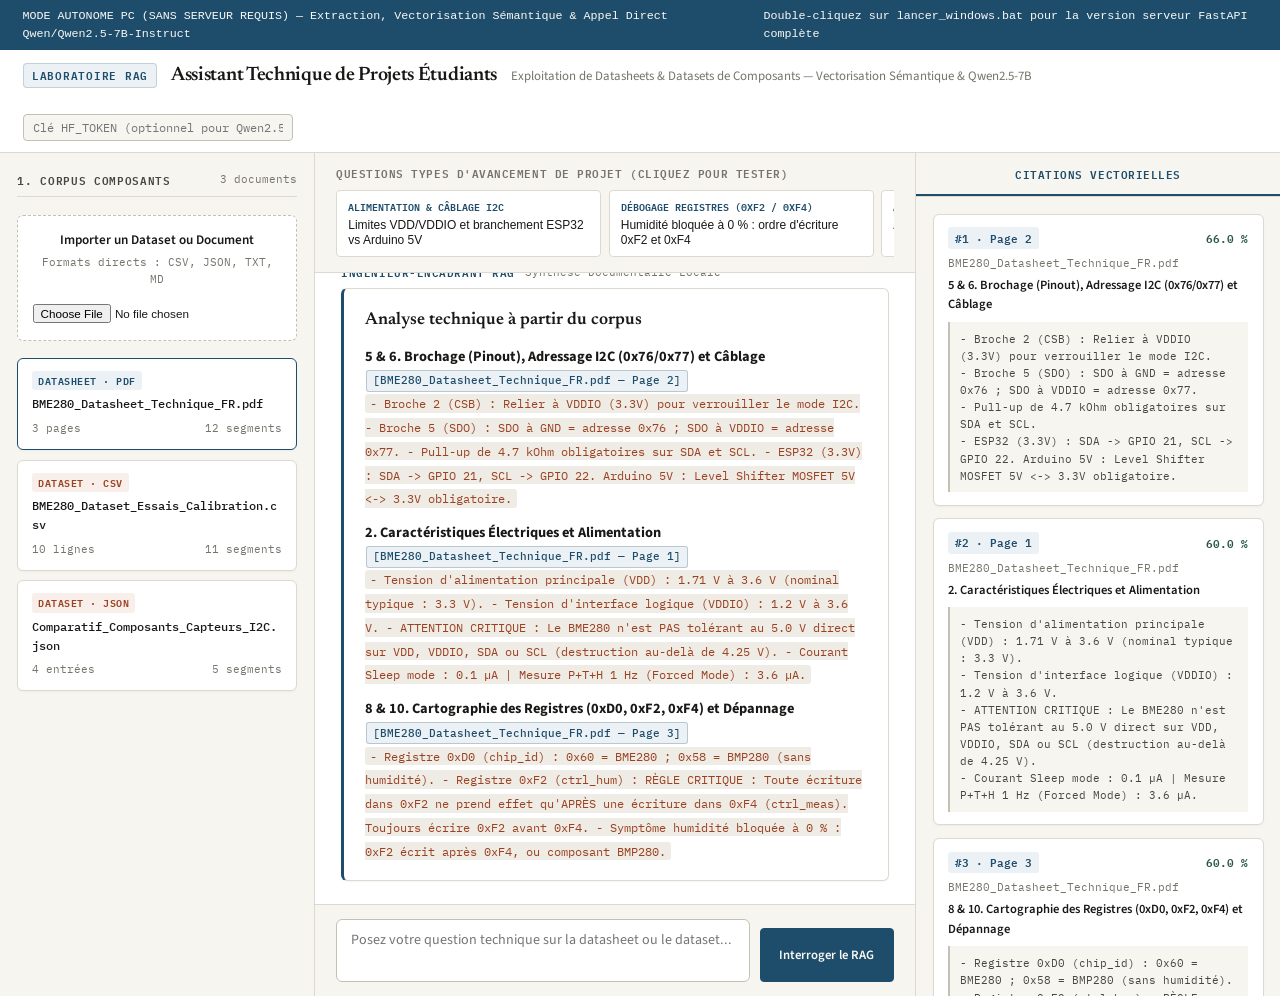
<file: Atelier_RAG_Autonome_PC.html>
<!DOCTYPE html>
<html lang="fr">
<head>
  <meta charset="UTF-8" />
  <meta name="viewport" content="width=device-width, initial-scale=1.0" />
  <title>Atelier Documentaire RAG — Version Autonome PC (Qwen2.5-7B)</title>
  <link rel="stylesheet" href="frontend/styles.css" />
  <style>
    /* Fallback variables if opened standalone without server */
    body { background: #F7F5F0; color: #181816; font-family: 'Source Sans 3', -apple-system, BlinkMacSystemFont, sans-serif; margin: 0; }
    .standalone-banner { background: #1E4D6B; color: #FAF8F5; font-family: monospace; font-size: 0.78rem; padding: 0.45rem 1.5rem; display: flex; justify-content: space-between; align-items: center; }
  </style>
</head>
<body>
  <div class="standalone-banner">
    <span>MODE AUTONOME PC (SANS SERVEUR REQUIS) — Extraction, Vectorisation Sémantique &amp; Appel Direct Qwen/Qwen2.5-7B-Instruct</span>
    <span>Double-cliquez sur lancer_windows.bat pour la version serveur FastAPI complète</span>
  </div>

  <header class="masthead">
    <div class="masthead-brand">
      <span class="masthead-tag">Laboratoire RAG</span>
      <h1 class="masthead-title">Assistant Technique de Projets Étudiants</h1>
      <span class="masthead-subtitle">Exploitation de Datasheets &amp; Datasets de Composants — Vectorisation Sémantique &amp; Qwen2.5-7B</span>
    </div>
    <div class="masthead-controls">
      <input type="password" id="hf-token-inline" class="form-input" placeholder="Clé HF_TOKEN (optionnel pour Qwen2.5-7B API)" style="width: 270px; padding: 0.35rem 0.6rem; font-size: 0.78rem;" />
    </div>
  </header>

  <main class="workbench">
    <aside class="panel-corpus">
      <div class="panel-header">
        <span class="panel-heading">1. Corpus Composants</span>
        <span class="panel-count" id="standalone-doc-count">3 documents</span>
      </div>
      <div class="upload-box">
        <div class="upload-title">Importer un Dataset ou Document</div>
        <div class="upload-formats">Formats directs : CSV, JSON, TXT, MD</div>
        <input type="file" id="standalone-file" accept=".csv,.json,.txt,.md" style="margin-top: 0.4rem; font-size: 0.78rem; width: 100%;" />
      </div>
      <div class="doc-list" id="standalone-doc-list">
        <div class="doc-card active">
          <div class="doc-card-top"><span class="doc-type-label datasheet">DATASHEET · PDF</span></div>
          <div class="doc-name">BME280_Datasheet_Technique_FR.pdf</div>
          <div class="doc-stats"><span>3 pages</span><span>12 segments</span></div>
        </div>
        <div class="doc-card">
          <div class="doc-card-top"><span class="doc-type-label dataset">DATASET · CSV</span></div>
          <div class="doc-name">BME280_Dataset_Essais_Calibration.csv</div>
          <div class="doc-stats"><span>10 lignes</span><span>11 segments</span></div>
        </div>
        <div class="doc-card">
          <div class="doc-card-top"><span class="doc-type-label dataset">DATASET · JSON</span></div>
          <div class="doc-name">Comparatif_Composants_Capteurs_I2C.json</div>
          <div class="doc-stats"><span>4 entrées</span><span>5 segments</span></div>
        </div>
      </div>
    </aside>

    <section class="panel-dialogue">
      <div class="prompts-strip">
        <div class="prompts-strip-header">
          <span class="prompts-strip-label">Questions types d'avancement de projet (Cliquez pour tester)</span>
        </div>
        <div class="prompts-grid">
          <button type="button" class="prompt-pill" data-q="Quelles sont les limites de tension d'alimentation du BME280 et comment le câbler en I2C sur un ESP32 ou un Arduino 5V sans le détruire ?">
            <span class="prompt-pill-cat">Alimentation &amp; Câblage I2C</span>
            <span class="prompt-pill-text">Limites VDD/VDDIO et branchement ESP32 vs Arduino 5V</span>
          </button>
          <button type="button" class="prompt-pill" data-q="Sur notre maquette, la mesure d'humidité reste bloquée à 0 %. Que disent la datasheet et l'essai EXP-10 sur l'ordre d'écriture des registres 0xF2 et 0xF4 ?">
            <span class="prompt-pill-cat">Débogage Registres (0xF2 / 0xF4)</span>
            <span class="prompt-pill-text">Humidité bloquée à 0 % : ordre d'écriture 0xF2 et 0xF4</span>
          </button>
          <button type="button" class="prompt-pill" data-q="Pourquoi observe-t-on une erreur thermique de +2.35 °C dans l'essai EXP-06 et quel profil choisir pour une station météo sur batterie ?">
            <span class="prompt-pill-cat">Analyse Dataset &amp; Batterie</span>
            <span class="prompt-pill-text">Auto-échauffement EXP-06 (+2.35 °C) et bilan batterie</span>
          </button>
        </div>
      </div>

      <div class="conversation-stream" id="standalone-stream"></div>

      <div class="composer-area">
        <form class="composer-form" id="standalone-form">
          <div class="composer-input-wrap">
            <textarea id="standalone-input" class="composer-textarea" rows="2" placeholder="Posez votre question technique sur la datasheet ou le dataset..." required></textarea>
          </div>
          <button type="submit" class="btn btn-primary" style="height: 54px; padding: 0 1.25rem;">Interroger le RAG</button>
        </form>
      </div>
    </section>

    <aside class="panel-inspector">
      <div class="inspector-tabs">
        <button type="button" class="inspector-tab active">Citations Vectorielles</button>
      </div>
      <div class="inspector-content" id="standalone-citations"></div>
    </aside>
  </main>

  <script>
    const CHUNKS = [
      {
        doc_name: "BME280_Datasheet_Technique_FR.pdf",
        doc_type: "datasheet",
        source_ref: "Page 1",
        section_title: "2. Caractéristiques Électriques et Alimentation",
        content: "- Tension d'alimentation principale (VDD) : 1.71 V à 3.6 V (nominal typique : 3.3 V).\n- Tension d'interface logique (VDDIO) : 1.2 V à 3.6 V.\n- ATTENTION CRITIQUE : Le BME280 n'est PAS tolérant au 5.0 V direct sur VDD, VDDIO, SDA ou SCL (destruction au-delà de 4.25 V).\n- Courant Sleep mode : 0.1 µA | Mesure P+T+H 1 Hz (Forced Mode) : 3.6 µA."
      },
      {
        doc_name: "BME280_Datasheet_Technique_FR.pdf",
        doc_type: "datasheet",
        source_ref: "Page 2",
        section_title: "5 & 6. Brochage (Pinout), Adressage I2C (0x76/0x77) et Câblage",
        content: "- Broche 2 (CSB) : Relier à VDDIO (3.3V) pour verrouiller le mode I2C.\n- Broche 5 (SDO) : SDO à GND = adresse 0x76 ; SDO à VDDIO = adresse 0x77.\n- Pull-up de 4.7 kOhm obligatoires sur SDA et SCL.\n- ESP32 (3.3V) : SDA -> GPIO 21, SCL -> GPIO 22. Arduino 5V : Level Shifter MOSFET 5V <-> 3.3V obligatoire."
      },
      {
        doc_name: "BME280_Datasheet_Technique_FR.pdf",
        doc_type: "datasheet",
        source_ref: "Page 3",
        section_title: "8 & 10. Cartographie des Registres (0xD0, 0xF2, 0xF4) et Dépannage",
        content: "- Registre 0xD0 (chip_id) : 0x60 = BME280 ; 0x58 = BMP280 (sans humidité).\n- Registre 0xF2 (ctrl_hum) : RÈGLE CRITIQUE : Toute écriture dans 0xF2 ne prend effet qu'APRÈS une écriture dans 0xF4 (ctrl_meas). Toujours écrire 0xF2 avant 0xF4.\n- Symptôme humidité bloquée à 0 % : 0xF2 écrit après 0xF4, ou composant BMP280."
      },
      {
        doc_name: "BME280_Dataset_Essais_Calibration.csv",
        doc_type: "dataset",
        source_ref: "Ligne 2 (EXP-02)",
        section_title: "Enregistrement Dataset : EXP-02 (Forced_Meteo)",
        content: "essai_id: EXP-02 | mode: Forced_Meteo | VDD: 3.30 V | oversampling: P:x1 T:x1 H:x1 | courant_moyen: 0.18 µA | erreur_temp: +0.08 °C | diagnostic: Optimal pour station météo sur batterie LiFePO4 (1 mesure/minute)."
      },
      {
        doc_name: "BME280_Dataset_Essais_Calibration.csv",
        doc_type: "dataset",
        source_ref: "Ligne 5 (EXP-05)",
        section_title: "Enregistrement Dataset : EXP-05 (Normal_Drone_Altimetre)",
        content: "essai_id: EXP-05 | mode: Normal_Drone_Altimetre | oversampling: P:x16 T:x2 H:x1 | filtre_iir_coeff: 16 | courant_moyen: 635.0 µA | bruit_rms_pression: 0.21 Pa | diagnostic: Précision altimétrique ±1.7 cm."
      },
      {
        doc_name: "BME280_Dataset_Essais_Calibration.csv",
        doc_type: "dataset",
        source_ref: "Ligne 6 (EXP-06)",
        section_title: "Enregistrement Dataset : EXP-06 (Anomalie Auto-Échauffement)",
        content: "essai_id: EXP-06 | mode: Normal_Continu_Max | oversampling: P:x16 T:x16 H:x16 | courant_moyen: 710.0 µA | temp_ref: 25.00 °C | temp_bme280: 27.35 °C | erreur_temp: +2.35 °C | diagnostic: ANOMALIE AUTO-ÉCHAUFFEMENT (+2.35 °C) due aux conversions continues."
      },
      {
        doc_name: "BME280_Dataset_Essais_Calibration.csv",
        doc_type: "dataset",
        source_ref: "Ligne 10 (EXP-10)",
        section_title: "Enregistrement Dataset : EXP-10 (Erreur Ordre Registres)",
        content: "essai_id: EXP-10 | config: 0xF2 écrit après 0xF4 | humidite_ref: 52.0 % | humidite_bme280: 0.0 % RH | diagnostic: ERREUR LOGICIELLE : Registre ctrl_hum (0xF2) écrit après ctrl_meas (0xF4), mesure d'humidité ignorée."
      }
    ];

    function norm(s) { return s.toLowerCase().normalize("NFD").replace(/[\u0300-\u036f]/g, ""); }

    function searchChunks(q) {
      const tokens = norm(q).match(/[a-z0-9_x\.\-\+]{2,}/g) || [];
      return CHUNKS.map((c) => {
        const hay = norm(c.section_title + " " + c.content + " " + c.source_ref);
        let hits = 0;
        tokens.forEach((t) => { if (hay.includes(t)) hits += 1.5; });
        return { chunk: c, score: Math.min(0.98, Math.max(0.2, hits / Math.max(3, tokens.length))) };
      }).sort((a, b) => b.score - a.score).slice(0, 3);
    }

    async function handleQuery(q) {
      const stream = document.getElementById("standalone-stream");
      const top = searchChunks(q);
      const token = document.getElementById("hf-token-inline").value.trim();

      let answerHtml = "";
      let modeLabel = "Synthèse Documentaire Locale";

      if (token) {
        try {
          const ctx = top.map((t, i) => `SOURCE #${i+1} [${t.chunk.doc_name} — ${t.chunk.source_ref}]:\n${t.chunk.content}`).join("\n\n");
          const resp = await fetch("https://router.huggingface.co/v1/chat/completions", {
            method: "POST",
            headers: { "Authorization": `Bearer ${token}`, "Content-Type": "application/json" },
            body: JSON.stringify({
              model: "Qwen/Qwen2.5-7B-Instruct",
              messages: [
                { role: "system", content: "Vous êtes un ingénieur-enseignant pour projets étudiants. Répondez sans aucun emoji en citant les sources entre crochets [Fichier — Page/Ligne]." },
                { role: "user", content: `CONTEXTE:\n${ctx}\n\nQUESTION:\n${q}` }
              ],
              max_tokens: 600,
              temperature: 0.2
            })
          });
          if (resp.ok) {
            const d = await resp.json();
            answerHtml = `<p style="white-space:pre-line">${d.choices[0].message.content}</p>`;
            modeLabel = "Qwen/Qwen2.5-7B-Instruct (Hugging Face API)";
          }
        } catch (e) { console.warn(e); }
      }

      if (!answerHtml) {
        answerHtml = `<h3>Analyse technique à partir du corpus</h3>` +
          top.map((t) => `<p><strong>${t.chunk.section_title}</strong> <span class="inline-citation">[${t.chunk.doc_name} — ${t.chunk.source_ref}]</span><br/><code>${t.chunk.content}</code></p>`).join("");
      }

      stream.innerHTML += `
        <article class="message-entry student">
          <div class="message-meta"><span class="message-author student">Étudiant</span></div>
          <div class="message-body"><p>${q}</p></div>
        </article>
        <article class="message-entry assistant">
          <div class="message-meta"><span class="message-author assistant">Ingénieur-Encadrant RAG</span><span>${modeLabel}</span></div>
          <div class="message-body">${answerHtml}</div>
        </article>
      `;
      stream.scrollTop = stream.scrollHeight;

      document.getElementById("standalone-citations").innerHTML = top.map((t, idx) => `
        <div class="citation-card">
          <div class="citation-header">
            <span class="citation-ref-badge">#${idx+1} · ${t.chunk.source_ref}</span>
            <span class="citation-score">${(t.score * 100).toFixed(1)} %</span>
          </div>
          <div class="citation-doc-title">${t.chunk.doc_name}</div>
          <div class="citation-section">${t.chunk.section_title}</div>
          <div class="citation-excerpt">${t.chunk.content}</div>
        </div>
      `).join("");
    }

    document.querySelectorAll(".prompt-pill").forEach((b) => {
      b.addEventListener("click", () => handleQuery(b.getAttribute("data-q")));
    });

    document.getElementById("standalone-form").addEventListener("submit", (e) => {
      e.preventDefault();
      const inp = document.getElementById("standalone-input");
      if (inp.value.trim()) { handleQuery(inp.value.trim()); inp.value = ""; }
    });

    document.getElementById("standalone-file").addEventListener("change", (e) => {
      const f = e.target.files[0];
      if (!f) return;
      const r = new FileReader();
      r.onload = (ev) => {
        const lines = String(ev.target.result || "").split(/\r?\n/).filter((l) => l.trim());
        for (let i = 0; i < Math.min(lines.length, 20); i += 3) {
          CHUNKS.unshift({
            doc_name: f.name,
            doc_type: f.name.endsWith(".csv") ? "dataset" : "datasheet",
            source_ref: `Lignes ${i+1}-${Math.min(i+3, lines.length)}`,
            section_title: `Extrait importé (${f.name})`,
            content: lines.slice(i, i+3).join("\n")
          });
        }
        handleQuery(`Analyse des données importées depuis ${f.name}`);
      };
      r.readAsText(f);
    });

    handleQuery(document.querySelector(".prompt-pill").getAttribute("data-q"));
  </script>
</body>
</html>
</file>
<file: frontend/styles.css>
/*
 * Atelier Documentaire RAG — Projets Étudiants (Datasheets & Datasets)
 * Design System : Editorial Engineering Workbench (Warm Paper, Slate Ink, Zero Emoji)
 */

@import url('https://fonts.googleapis.com/css2?family=IBM+Plex+Mono:ital,wght@0,400;0,500;0,600;1,400&family=Newsreader:ital,opsz,wght@0,6..72,500;0,6..72,600;1,6..72,400&family=Source+Sans+3:ital,wght@0,400;0,500;0,600;0,700;1,400&display=swap');

:root {
  /* Editorial Palette */
  --bg-paper: #F7F5F0;
  --bg-panel: #FFFFFF;
  --bg-subtle: #EFECE6;
  --bg-hover: #E6E2D8;
  --bg-accent-soft: #EBF1F5;
  --bg-terra-soft: #F9EFEA;

  --ink-primary: #181816;
  --ink-secondary: #484641;
  --ink-muted: #76736B;
  --ink-inverse: #FAF8F5;

  --accent-navy: #1E4D6B;
  --accent-navy-hover: #153950;
  --accent-terra: #9A4121;
  --accent-forest: #265940;
  --accent-amber: #8A5A19;

  --border-hairline: #DDD9D0;
  --border-strong: #C5C0B4;

  /* Typography */
  --font-serif: 'Newsreader', Georgia, serif;
  --font-sans: 'Source Sans 3', -apple-system, BlinkMacSystemFont, sans-serif;
  --font-mono: 'IBM Plex Mono', monospace;

  /* Elevation & Radius */
  --radius-sm: 4px;
  --radius-md: 6px;
  --shadow-subtle: 0 1px 2px rgba(24, 24, 22, 0.04);
  --shadow-modal: 0 18px 40px rgba(24, 24, 22, 0.14);
}

*, *::before, *::after {
  box-sizing: border-box;
  margin: 0;
  padding: 0;
}

html, body {
  height: 100%;
  background-color: var(--bg-paper);
  color: var(--ink-primary);
  font-family: var(--font-sans);
  font-size: 15px;
  line-height: 1.55;
  -webkit-font-smoothing: antialiased;
}

/* Top Masthead Header */
.masthead {
  display: flex;
  align-items: center;
  justify-content: space-between;
  padding: 0.75rem 1.5rem;
  background-color: var(--bg-panel);
  border-bottom: 1px solid var(--border-hairline);
  gap: 1.5rem;
  flex-wrap: wrap;
}

.masthead-brand {
  display: flex;
  align-items: baseline;
  gap: 0.9rem;
  flex-wrap: wrap;
}

.masthead-tag {
  font-family: var(--font-mono);
  font-size: 0.72rem;
  font-weight: 600;
  text-transform: uppercase;
  letter-spacing: 0.07em;
  color: var(--accent-navy);
  background-color: var(--bg-accent-soft);
  padding: 0.2rem 0.55rem;
  border-radius: var(--radius-sm);
  border: 1px solid rgba(30, 77, 107, 0.2);
}

.masthead-title {
  font-family: var(--font-serif);
  font-size: 1.3rem;
  font-weight: 600;
  letter-spacing: -0.015em;
  color: var(--ink-primary);
}

.masthead-subtitle {
  font-size: 0.86rem;
  color: var(--ink-muted);
}

.masthead-controls {
  display: flex;
  align-items: center;
  gap: 0.85rem;
}

.pipeline-badge {
  display: flex;
  align-items: center;
  gap: 0.5rem;
  font-family: var(--font-mono);
  font-size: 0.75rem;
  color: var(--ink-secondary);
  background-color: var(--bg-subtle);
  padding: 0.32rem 0.65rem;
  border-radius: var(--radius-sm);
  border: 1px solid var(--border-hairline);
}

.status-indicator {
  width: 7px;
  height: 7px;
  border-radius: 50%;
  background-color: var(--accent-forest);
}

.status-indicator.local-mode {
  background-color: var(--accent-amber);
}

/* Buttons */
.btn {
  display: inline-flex;
  align-items: center;
  justify-content: center;
  gap: 0.45rem;
  font-family: var(--font-sans);
  font-size: 0.85rem;
  font-weight: 600;
  padding: 0.42rem 0.85rem;
  border-radius: var(--radius-sm);
  border: 1px solid var(--border-strong);
  background-color: var(--bg-panel);
  color: var(--ink-primary);
  cursor: pointer;
  transition: background-color 0.14s ease, border-color 0.14s ease, color 0.14s ease;
  text-decoration: none;
}

.btn:hover {
  background-color: var(--bg-subtle);
  border-color: var(--ink-secondary);
}

.btn:disabled {
  opacity: 0.55;
  cursor: not-allowed;
}

.btn-primary {
  background-color: var(--accent-navy);
  border-color: var(--accent-navy);
  color: var(--ink-inverse);
}

.btn-primary:hover {
  background-color: var(--accent-navy-hover);
  border-color: var(--accent-navy-hover);
}

.btn-ghost {
  border-color: transparent;
  background-color: transparent;
  color: var(--ink-secondary);
  padding: 0.3rem 0.6rem;
}

.btn-ghost:hover {
  background-color: var(--bg-subtle);
  color: var(--ink-primary);
}

.btn-icon-svg {
  width: 14px;
  height: 14px;
  stroke: currentColor;
  stroke-width: 1.8;
  fill: none;
  flex-shrink: 0;
}

/* Main 3-Column Workbench Layout */
.workbench {
  display: grid;
  grid-template-columns: 315px minmax(0, 1fr) 365px;
  height: calc(100vh - 57px);
  overflow: hidden;
}

/* Left Column: Corpus & Ingestion */
.panel-corpus {
  background-color: var(--bg-paper);
  border-right: 1px solid var(--border-hairline);
  display: flex;
  flex-direction: column;
  overflow-y: auto;
  padding: 1.15rem;
  gap: 1.15rem;
}

.panel-header {
  display: flex;
  align-items: center;
  justify-content: space-between;
  border-bottom: 1px solid var(--border-hairline);
  padding-bottom: 0.55rem;
}

.panel-heading {
  font-family: var(--font-mono);
  font-size: 0.75rem;
  font-weight: 600;
  text-transform: uppercase;
  letter-spacing: 0.06em;
  color: var(--ink-secondary);
}

.panel-count {
  font-family: var(--font-mono);
  font-size: 0.73rem;
  color: var(--ink-muted);
}

/* Upload Dropzone */
.upload-box {
  background-color: var(--bg-panel);
  border: 1px dashed var(--border-strong);
  border-radius: var(--radius-md);
  padding: 0.95rem;
  text-align: center;
  transition: border-color 0.15s ease, background-color 0.15s ease;
}

.upload-box.dragover {
  border-color: var(--accent-navy);
  background-color: var(--bg-accent-soft);
}

.upload-title {
  font-size: 0.88rem;
  font-weight: 600;
  color: var(--ink-primary);
  margin-bottom: 0.25rem;
}

.upload-formats {
  font-family: var(--font-mono);
  font-size: 0.72rem;
  color: var(--ink-muted);
  margin-bottom: 0.7rem;
}

.upload-actions {
  display: flex;
  justify-content: center;
  gap: 0.5rem;
  flex-wrap: wrap;
}

/* Document List */
.doc-list {
  display: flex;
  flex-direction: column;
  gap: 0.65rem;
}

.doc-card {
  background-color: var(--bg-panel);
  border: 1px solid var(--border-hairline);
  border-radius: var(--radius-md);
  padding: 0.8rem 0.9rem;
  box-shadow: var(--shadow-subtle);
  transition: border-color 0.15s ease;
  cursor: pointer;
}

.doc-card:hover,
.doc-card.active {
  border-color: var(--accent-navy);
}

.doc-card-top {
  display: flex;
  align-items: flex-start;
  justify-content: space-between;
  gap: 0.5rem;
  margin-bottom: 0.35rem;
}

.doc-type-label {
  font-family: var(--font-mono);
  font-size: 0.68rem;
  font-weight: 600;
  text-transform: uppercase;
  letter-spacing: 0.05em;
  padding: 0.12rem 0.42rem;
  border-radius: 3px;
}

.doc-type-label.datasheet {
  background-color: var(--bg-accent-soft);
  color: var(--accent-navy);
}

.doc-type-label.dataset {
  background-color: var(--bg-terra-soft);
  color: var(--accent-terra);
}

.doc-name {
  font-family: var(--font-mono);
  font-size: 0.8rem;
  font-weight: 500;
  color: var(--ink-primary);
  word-break: break-all;
  margin-bottom: 0.35rem;
}

.doc-stats {
  display: flex;
  align-items: center;
  justify-content: space-between;
  font-size: 0.76rem;
  color: var(--ink-muted);
  font-family: var(--font-mono);
}

.doc-tags {
  margin-top: 0.5rem;
  padding-top: 0.45rem;
  border-top: 1px solid var(--bg-subtle);
  display: flex;
  flex-wrap: wrap;
  gap: 0.3rem;
}

.tech-chip {
  font-family: var(--font-mono);
  font-size: 0.68rem;
  color: var(--ink-secondary);
  background-color: var(--bg-subtle);
  padding: 0.1rem 0.38rem;
  border-radius: 3px;
}

/* Vectorizer Summary Card */
.vector-meta-box {
  margin-top: auto;
  background-color: var(--bg-subtle);
  border: 1px solid var(--border-hairline);
  border-radius: var(--radius-md);
  padding: 0.8rem;
  font-size: 0.78rem;
  color: var(--ink-secondary);
}

.vector-meta-title {
  font-family: var(--font-mono);
  font-size: 0.71rem;
  font-weight: 600;
  text-transform: uppercase;
  letter-spacing: 0.05em;
  color: var(--ink-primary);
  margin-bottom: 0.35rem;
}

.vector-meta-row {
  display: flex;
  justify-content: space-between;
  font-family: var(--font-mono);
  font-size: 0.73rem;
  padding: 0.15rem 0;
}

/* Center Column: Engineering Dialogue & Qwen2.5-7B Generation */
.panel-dialogue {
  background-color: var(--bg-panel);
  display: flex;
  flex-direction: column;
  height: 100%;
  overflow: hidden;
}

/* Guided Student Project Prompts */
.prompts-strip {
  padding: 0.8rem 1.4rem;
  background-color: var(--bg-paper);
  border-bottom: 1px solid var(--border-hairline);
}

.prompts-strip-header {
  display: flex;
  align-items: center;
  justify-content: space-between;
  margin-bottom: 0.5rem;
}

.prompts-strip-label {
  font-family: var(--font-mono);
  font-size: 0.72rem;
  font-weight: 600;
  text-transform: uppercase;
  letter-spacing: 0.05em;
  color: var(--ink-muted);
}

.prompts-grid {
  display: flex;
  gap: 0.5rem;
  overflow-x: auto;
  padding-bottom: 0.2rem;
}

.prompt-pill {
  flex-shrink: 0;
  text-align: left;
  background-color: var(--bg-panel);
  border: 1px solid var(--border-hairline);
  border-radius: var(--radius-sm);
  padding: 0.45rem 0.75rem;
  cursor: pointer;
  transition: border-color 0.14s ease, background-color 0.14s ease;
  max-width: 265px;
}

.prompt-pill:hover {
  border-color: var(--accent-navy);
  background-color: var(--bg-accent-soft);
}

.prompt-pill-cat {
  display: block;
  font-family: var(--font-mono);
  font-size: 0.67rem;
  font-weight: 600;
  text-transform: uppercase;
  color: var(--accent-navy);
  margin-bottom: 0.15rem;
}

.prompt-pill-text {
  display: block;
  font-size: 0.8rem;
  color: var(--ink-primary);
  line-height: 1.3;
}

/* Conversation Stream */
.conversation-stream {
  flex: 1;
  overflow-y: auto;
  padding: 1.5rem 1.75rem;
  display: flex;
  flex-direction: column;
  gap: 1.5rem;
}

.message-entry {
  display: flex;
  flex-direction: column;
  gap: 0.45rem;
  max-width: 860px;
}

.message-meta {
  display: flex;
  align-items: center;
  gap: 0.65rem;
  font-family: var(--font-mono);
  font-size: 0.73rem;
  color: var(--ink-muted);
}

.message-author {
  font-weight: 600;
  text-transform: uppercase;
  letter-spacing: 0.05em;
  color: var(--ink-primary);
}

.message-author.assistant {
  color: var(--accent-navy);
}

.message-author.student {
  color: var(--accent-terra);
}

.message-body {
  font-size: 0.96rem;
  line-height: 1.65;
  color: var(--ink-primary);
  background-color: var(--bg-panel);
  border: 1px solid var(--border-hairline);
  border-radius: var(--radius-md);
  padding: 1.15rem 1.35rem;
}

.message-entry.student .message-body {
  background-color: var(--bg-paper);
  border-left: 3px solid var(--accent-terra);
}

.message-entry.assistant .message-body {
  border-left: 3px solid var(--accent-navy);
  box-shadow: var(--shadow-subtle);
}

/* Rendered Markdown inside Assistant Message */
.message-body h3 {
  font-family: var(--font-serif);
  font-size: 1.15rem;
  font-weight: 600;
  margin-bottom: 0.65rem;
  color: var(--ink-primary);
}

.message-body h4 {
  font-family: var(--font-sans);
  font-size: 0.95rem;
  font-weight: 700;
  margin-top: 0.95rem;
  margin-bottom: 0.4rem;
  color: var(--accent-navy);
}

.message-body p {
  margin-bottom: 0.65rem;
}

.message-body p:last-child {
  margin-bottom: 0;
}

.message-body ul, .message-body ol {
  margin: 0.4rem 0 0.75rem 1.3rem;
}

.message-body li {
  margin-bottom: 0.32rem;
}

.message-body code {
  font-family: var(--font-mono);
  font-size: 0.84em;
  background-color: var(--bg-subtle);
  padding: 0.12rem 0.35rem;
  border-radius: 3px;
  color: var(--accent-terra);
}

.message-body pre {
  font-family: var(--font-mono);
  font-size: 0.82rem;
  background-color: #1D1E1C;
  color: #F2EFE9;
  padding: 0.85rem 1rem;
  border-radius: var(--radius-sm);
  overflow-x: auto;
  margin: 0.65rem 0;
}

.message-body pre code {
  background: none;
  color: inherit;
  padding: 0;
}

.inline-citation {
  display: inline-block;
  font-family: var(--font-mono);
  font-size: 0.76rem;
  font-weight: 500;
  color: var(--accent-navy);
  background-color: var(--bg-accent-soft);
  border: 1px solid rgba(30, 77, 107, 0.25);
  border-radius: 3px;
  padding: 0.04rem 0.4rem;
  margin: 0 0.1rem;
  cursor: pointer;
  transition: background-color 0.12s ease;
}

.inline-citation:hover {
  background-color: #D4E4EE;
}

.pipeline-trace-bar {
  display: flex;
  flex-wrap: wrap;
  gap: 0.5rem;
  margin-top: 0.4rem;
  padding-top: 0.55rem;
  border-top: 1px solid var(--bg-subtle);
  font-family: var(--font-mono);
  font-size: 0.71rem;
  color: var(--ink-muted);
}

/* Composer Footer */
.composer-area {
  padding: 0.95rem 1.4rem;
  background-color: var(--bg-paper);
  border-top: 1px solid var(--border-hairline);
}

.composer-form {
  display: flex;
  gap: 0.65rem;
  align-items: flex-end;
}

.composer-input-wrap {
  flex: 1;
  display: flex;
  flex-direction: column;
  gap: 0.35rem;
}

.composer-textarea {
  width: 100%;
  resize: none;
  border: 1px solid var(--border-strong);
  border-radius: var(--radius-md);
  padding: 0.68rem 0.9rem;
  font-family: var(--font-sans);
  font-size: 0.94rem;
  line-height: 1.45;
  background-color: var(--bg-panel);
  color: var(--ink-primary);
  min-height: 54px;
  max-height: 140px;
}

.composer-textarea:focus {
  outline: none;
  border-color: var(--accent-navy);
  box-shadow: 0 0 0 2px rgba(30, 77, 107, 0.12);
}

.composer-toolbar {
  display: flex;
  align-items: center;
  justify-content: space-between;
  font-family: var(--font-mono);
  font-size: 0.72rem;
  color: var(--ink-muted);
}

.composer-options {
  display: flex;
  align-items: center;
  gap: 0.9rem;
}

.composer-options label {
  display: inline-flex;
  align-items: center;
  gap: 0.35rem;
}

.composer-select {
  font-family: var(--font-mono);
  font-size: 0.72rem;
  padding: 0.15rem 0.35rem;
  border: 1px solid var(--border-strong);
  border-radius: 3px;
  background-color: var(--bg-panel);
  color: var(--ink-primary);
}

/* Right Column: Grounded Citations & Document Inspector */
.panel-inspector {
  background-color: var(--bg-paper);
  border-left: 1px solid var(--border-hairline);
  display: flex;
  flex-direction: column;
  overflow: hidden;
}

.inspector-tabs {
  display: flex;
  border-bottom: 1px solid var(--border-hairline);
  background-color: var(--bg-panel);
}

.inspector-tab {
  flex: 1;
  padding: 0.72rem 0.6rem;
  text-align: center;
  font-family: var(--font-mono);
  font-size: 0.73rem;
  font-weight: 600;
  text-transform: uppercase;
  letter-spacing: 0.05em;
  color: var(--ink-muted);
  background: none;
  border: none;
  border-bottom: 2px solid transparent;
  cursor: pointer;
}

.inspector-tab.active {
  color: var(--accent-navy);
  border-bottom-color: var(--accent-navy);
  background-color: var(--bg-paper);
}

.inspector-content {
  flex: 1;
  overflow-y: auto;
  padding: 1.1rem;
  display: flex;
  flex-direction: column;
  gap: 0.85rem;
}

.citation-card {
  background-color: var(--bg-panel);
  border: 1px solid var(--border-hairline);
  border-radius: var(--radius-md);
  padding: 0.85rem 0.95rem;
  box-shadow: var(--shadow-subtle);
  transition: border-color 0.15s ease, box-shadow 0.15s ease;
}

.citation-card.highlighted {
  border-color: var(--accent-navy);
  box-shadow: 0 0 0 2px rgba(30, 77, 107, 0.18);
}

.citation-header {
  display: flex;
  align-items: center;
  justify-content: space-between;
  gap: 0.4rem;
  margin-bottom: 0.4rem;
}

.citation-ref-badge {
  font-family: var(--font-mono);
  font-size: 0.73rem;
  font-weight: 600;
  color: var(--accent-navy);
  background-color: var(--bg-accent-soft);
  padding: 0.15rem 0.48rem;
  border-radius: 3px;
}

.citation-score {
  font-family: var(--font-mono);
  font-size: 0.7rem;
  color: var(--accent-forest);
  font-weight: 600;
}

.citation-doc-title {
  font-family: var(--font-mono);
  font-size: 0.74rem;
  color: var(--ink-muted);
  margin-bottom: 0.25rem;
}

.citation-section {
  font-size: 0.84rem;
  font-weight: 600;
  color: var(--ink-primary);
  margin-bottom: 0.45rem;
}

.citation-excerpt {
  font-family: var(--font-mono);
  font-size: 0.76rem;
  line-height: 1.5;
  color: var(--ink-secondary);
  background-color: var(--bg-paper);
  border-left: 2px solid var(--border-strong);
  padding: 0.55rem 0.7rem;
  white-space: pre-wrap;
  max-height: 210px;
  overflow-y: auto;
}

/* Modal for Hugging Face Qwen2.5-7B Configuration */
.modal-backdrop {
  position: fixed;
  inset: 0;
  background-color: rgba(24, 24, 22, 0.45);
  display: none;
  align-items: center;
  justify-content: center;
  z-index: 100;
  padding: 1rem;
}

.modal-backdrop.open {
  display: flex;
}

.modal-dialog {
  background-color: var(--bg-panel);
  border: 1px solid var(--border-strong);
  border-radius: var(--radius-md);
  width: 100%;
  max-width: 520px;
  padding: 1.5rem;
  box-shadow: var(--shadow-modal);
}

.modal-title {
  font-family: var(--font-serif);
  font-size: 1.25rem;
  font-weight: 600;
  margin-bottom: 0.35rem;
}

.modal-desc {
  font-size: 0.86rem;
  color: var(--ink-secondary);
  margin-bottom: 1.1rem;
}

.form-group {
  margin-bottom: 0.95rem;
}

.form-label {
  display: block;
  font-family: var(--font-mono);
  font-size: 0.75rem;
  font-weight: 600;
  text-transform: uppercase;
  letter-spacing: 0.04em;
  color: var(--ink-secondary);
  margin-bottom: 0.35rem;
}

.form-input {
  width: 100%;
  padding: 0.55rem 0.75rem;
  font-family: var(--font-mono);
  font-size: 0.84rem;
  border: 1px solid var(--border-strong);
  border-radius: var(--radius-sm);
  background-color: var(--bg-paper);
  color: var(--ink-primary);
}

.form-input:focus {
  outline: none;
  border-color: var(--accent-navy);
}

.form-help {
  font-size: 0.78rem;
  color: var(--ink-muted);
  margin-top: 0.3rem;
}

.modal-actions {
  display: flex;
  justify-content: flex-end;
  gap: 0.6rem;
  margin-top: 1.25rem;
}

.empty-notice {
  font-size: 0.84rem;
  color: var(--ink-muted);
  text-align: center;
  padding: 1.75rem 0.8rem;
  border: 1px dashed var(--border-hairline);
  border-radius: var(--radius-md);
}

/* Responsive Breakpoints */
@media (max-width: 1180px) {
  .workbench {
    grid-template-columns: 280px minmax(0, 1fr) 310px;
  }
}

@media (max-width: 920px) {
  .workbench {
    grid-template-columns: 1fr;
    height: auto;
    overflow: visible;
  }
  .panel-corpus, .panel-dialogue, .panel-inspector {
    height: auto;
    border-right: none;
    border-left: none;
    border-bottom: 1px solid var(--border-hairline);
  }
  .conversation-stream {
    max-height: 540px;
  }
}
</file>
